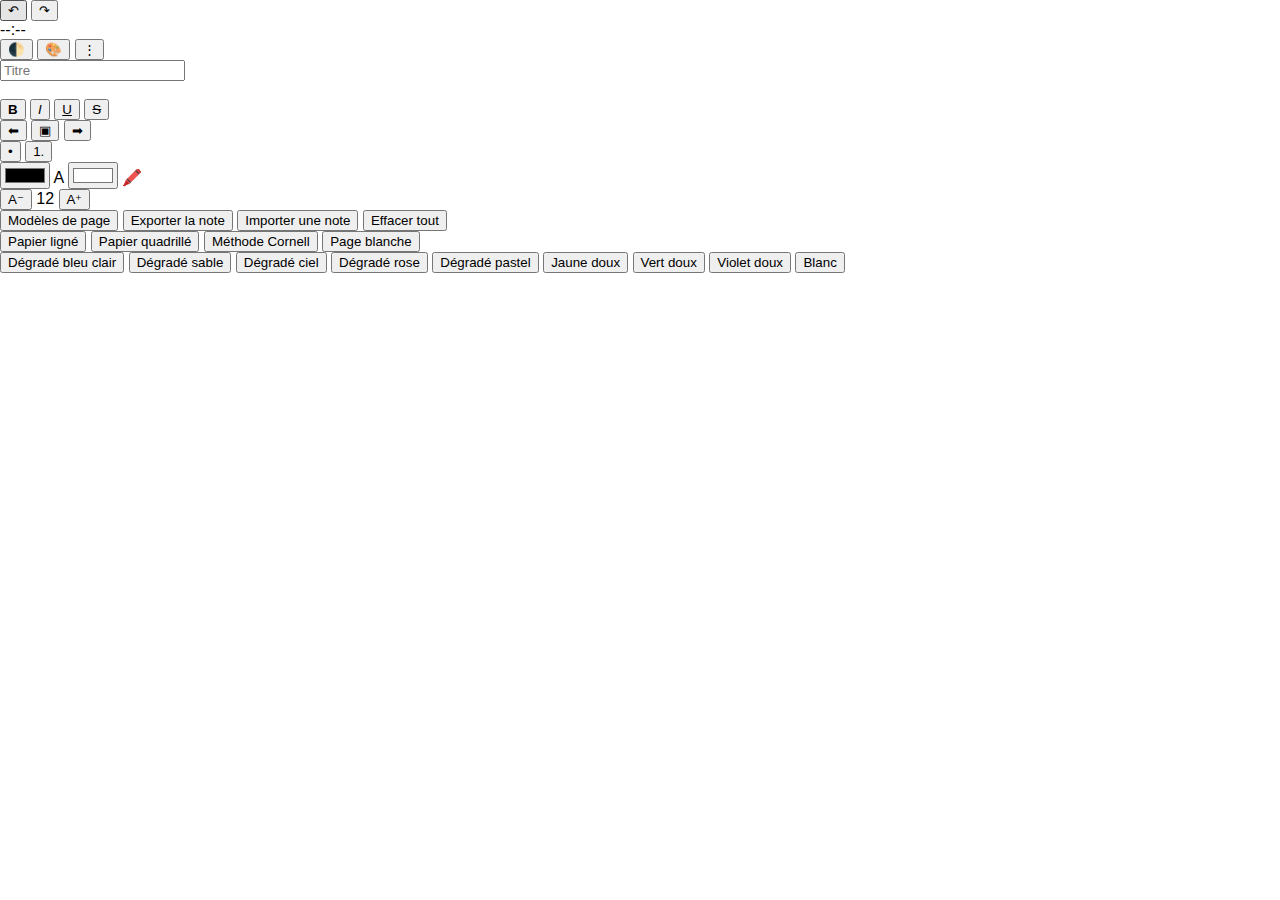
<file: index.html>
<!DOCTYPE html>
<html lang="fr">
<head>
  <meta charset="UTF-8" />
  <meta name="viewport" content="width=device-width, initial-scale=1.0"/>
  <title>Bloc-notes PC</title>
  <link rel="stylesheet" href="styles.css">
</head>
<body>
  <div class="container">
    <header class="top-bar">
      <div class="left-icons">
        <button class="icon" onclick="undo()">↶</button>
        <button class="icon" onclick="redo()">↷</button>
      </div>
      <div class="note-info">
        <span id="current-time">--:--</span>
      </div>
      <div class="right-icons">
        <button class="icon" id="darkModeToggle">🌓</button>
        <button class="icon" id="bgColorBtn">🎨</button>
        <button class="icon" id="menuBtn">⋮</button>
      </div>
    </header>

    <main class="note-body">
      <input type="text" class="title" placeholder="Titre" />
      <div id="editor" class="editor" contenteditable="true" data-placeholder="Notez ici..."></div>
    </main>

    <footer class="bottom-bar">
      <!-- Boutons de style -->
      <div class="format-group">
        <button id="boldBtn" onclick="formatText('bold')" title="Gras (Ctrl+B)"><b>B</b></button>
        <button id="italicBtn" onclick="formatText('italic')" title="Italique (Ctrl+I)"><i>I</i></button>
        <button id="underlineBtn" onclick="formatText('underline')" title="Souligné (Ctrl+U)"><u>U</u></button>
        <button id="strikeBtn" onclick="formatText('strikeThrough')" title="Barré"><s>S</s></button>
      </div>

      <!-- Alignement -->
      <div class="format-group">
        <button id="alignLeft" onclick="formatText('justifyLeft')" title="Aligner à gauche">⬅</button>
        <button id="alignCenter" onclick="formatText('justifyCenter')" title="Centrer">▣</button>
        <button id="alignRight" onclick="formatText('justifyRight')" title="Aligner à droite">➡</button>
      </div>

      <!-- Listes -->
      <div class="format-group">
        <button id="ulList" onclick="formatText('insertUnorderedList')" title="Liste à puces (Ctrl+M)">•</button>
        <button id="olList" onclick="formatText('insertOrderedList')" title="Liste numérotée (Ctrl+L)">1.</button>
      </div>

      <!-- Couleurs -->
      <div class="format-group color-group">
        <label for="textColor" title="Couleur du texte">
          <input type="color" id="textColor" value="#000000" />
          <span>A</span>
        </label>
        <label for="bgColor" title="Couleur de fond">
          <input type="color" id="bgColor" value="#ffffff" />
          <span>🖍️</span>
        </label>
      </div>

      <!-- Taille police -->
      <div class="format-group">
        <button onclick="changeFontSize(-1)" title="Réduire taille">A⁻</button>
        <span id="fontSizeDisplay">12</span>
        <button onclick="changeFontSize(1)" title="Augmenter taille">A⁺</button>
        <input type="hidden" id="fontSize" value="12" />
      </div>
    </footer>

    <!-- Menu principal -->
    <div id="contextMenu" class="context-menu">
      <button onclick="showTemplates()">Modèles de page</button>
      <button onclick="exportNote()">Exporter la note</button>
      <button onclick="importNotePrompt()">Importer une note</button>
      <button onclick="clearNote()">Effacer tout</button>
    </div>

    <!-- Menu des modèles -->
    <div id="templatesMenu" class="context-menu">
      <button onclick="applyTemplate('lined')">Papier ligné</button>
      <button onclick="applyTemplate('grid')">Papier quadrillé</button>
      <button onclick="applyTemplate('cornell')">Méthode Cornell</button>
      <button onclick="applyTemplate('blank')">Page blanche</button>
    </div>

    <!-- Menu des couleurs de fond -->
    <div id="bgColorsMenu" class="context-menu color-palette">
      <button onclick="changeBackground('linear-gradient(135deg, #f5f7fa 0%, #c3cfe2 100%)')">Dégradé bleu clair</button>
      <button onclick="changeBackground('linear-gradient(135deg, #fdfcfb 0%, #e2d1c3 100%)')">Dégradé sable</button>
      <button onclick="changeBackground('linear-gradient(135deg, #a1c4fd 0%, #c2e9fb 100%)')">Dégradé ciel</button>
      <button onclick="changeBackground('linear-gradient(135deg, #ff9a9e 0%, #fad0c4 100%)')">Dégradé rose</button>
      <button onclick="changeBackground('linear-gradient(135deg, #a8edea 0%, #fed6e3 100%)')">Dégradé pastel</button>
      <button onclick="changeBackground('#fff8e1')">Jaune doux</button>
      <button onclick="changeBackground('#e8f5e9')">Vert doux</button>
      <button onclick="changeBackground('#f3e5f5')">Violet doux</button>
      <button onclick="changeBackground('#ffffff')">Blanc</button>
    </div>
  </div>

  <script src="script.js"></script>
</body>
</html>
</file>
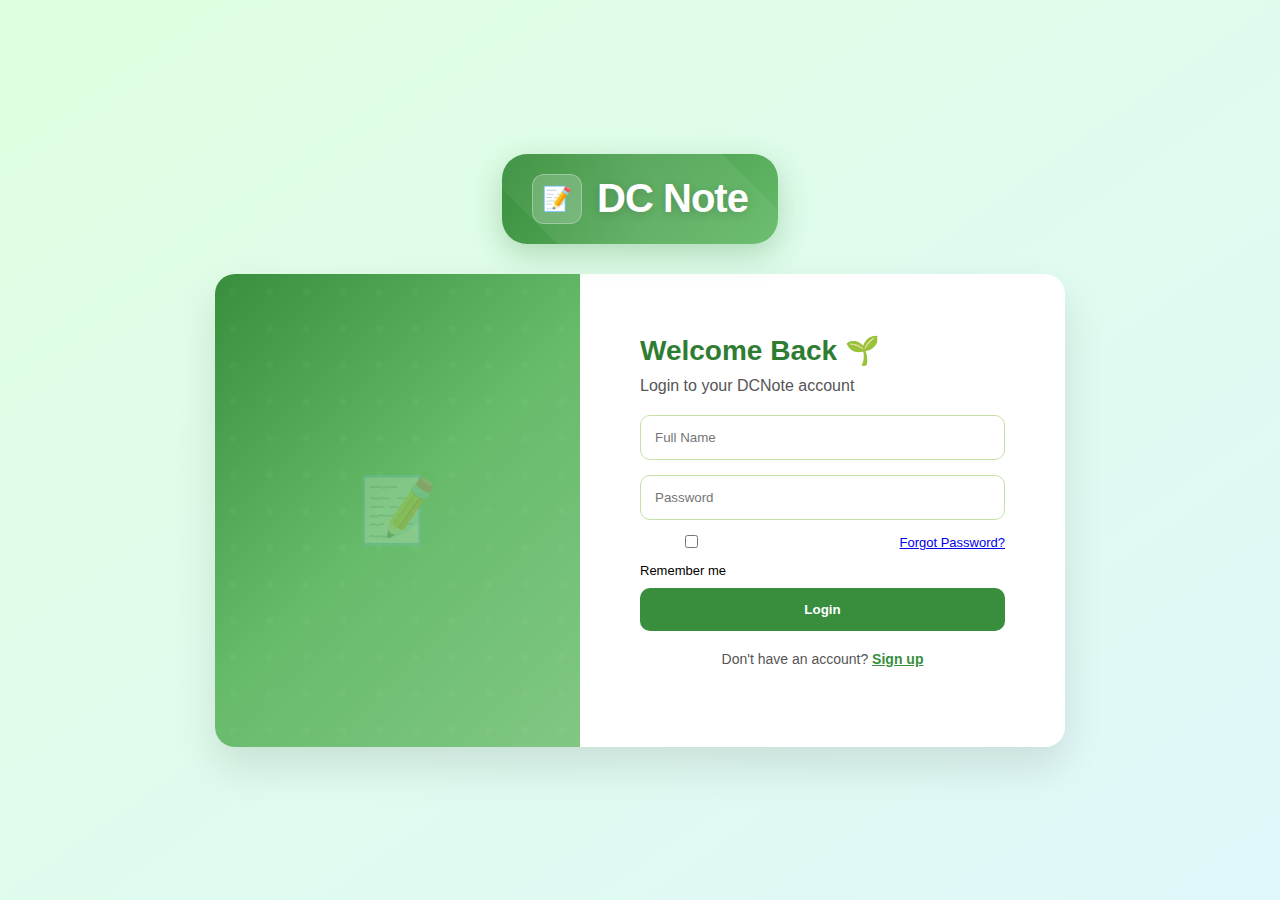
<file: EXAMEN FINAL WEB 1/login/index.html>
<!DOCTYPE html>
<html lang="en">
<head>
  <meta charset="UTF-8" />
  <meta name="viewport" content="width=device-width, initial-scale=1.0" />
  <title>DCNote - Login</title>
  <link rel="stylesheet" href="styles.css" />
</head>

<body>
  <!-- Logo Header -->
  <div class="logo-header">
    <div class="logo-container">
      <div class="logo-icon">📝</div>
      <div class="logo-text">DC Note</div>
    </div>
    <!-- <p class="brand-tagline">Votre bloc-notes intelligent</p> -->
  </div>

  
  <div class="wrapper">
    <div class="form-container" id="login-card">
      <div class="image-section"></div>
      <div class="form-section">
        <h2>Welcome Back 🌱</h2>
        <p>Login to your DCNote account</p>
        <input type="text" placeholder="Full Name" id="login-name" />
        <input type="password" placeholder="Password" id="login-pass" />
        <div class="options">
          <label><input type="checkbox" /> Remember me</label>
          <a href="#">Forgot Password?</a>
        </div>
        <button onclick="login()">Login</button>
        <p class="toggle">Don't have an account? <span onclick="showRegister()">Sign up</span></p>
      </div>
    </div>
    <div class="form-container hidden" id="register-card">
      <div class="image-section"></div>
      <div class="form-section">
        <h2>Register 🌿</h2>
        <p>Create your new DCNote account</p>
        <input type="text" placeholder="Full Name" id="reg-name" />
        <input type="email" placeholder="Email" id="reg-email" />
        <input type="password" placeholder="Password" id="reg-pass" />
        <input type="password" placeholder="Confirm Password" id="reg-confirm" />
        <p class="terms">By signing up, you agree to our Terms of Use and Privacy Policy.</p>
        <button onclick="register()">Sign Up</button>
        <p class="toggle">Already have an account? <span onclick="showLogin()">Login</span></p>
      </div>
    </div>
  </div>

  <script src="script.js"></script>
</body>
</html>
</file>
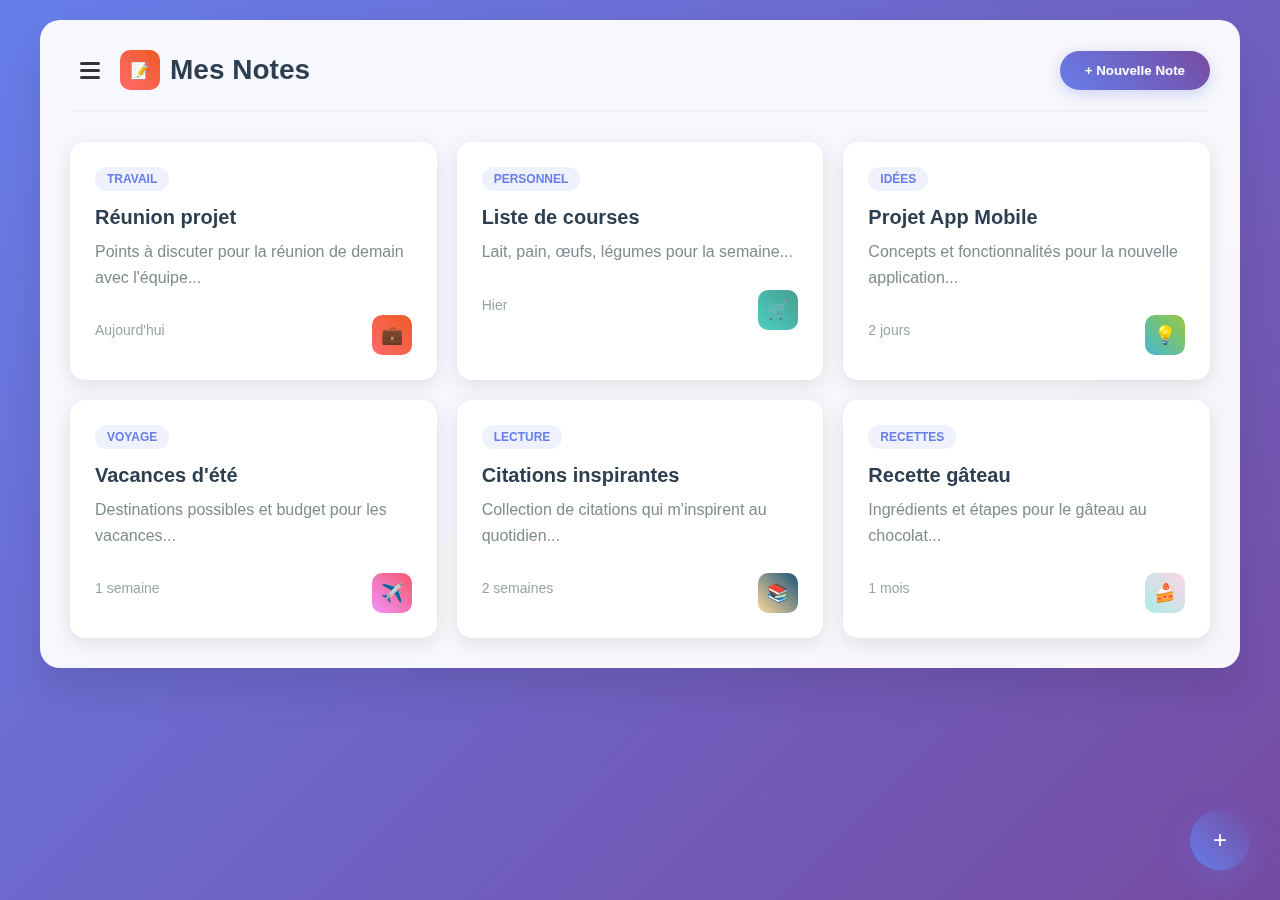
<file: EXAMEN FINAL WEB 1/menus/index.html>
<!DOCTYPE html>
<html lang="fr">
<head>
    <meta charset="UTF-8">
    <meta name="viewport" content="width=device-width, initial-scale=1.0">
    <title>Bloc-Notes</title>
    <link rel="stylesheet" href="styles.css">
</head>
<body>
    <div class="container">
        <div class="header">
            <div class="logo">
                <button class="menu-button" id="menuToggle">
                    <div class="menu-line"></div>
                    <div class="menu-line"></div>
                    <div class="menu-line"></div>
                </button>
                <div class="logo-icon">📝</div>
                <h1 class="title">Mes Notes</h1>
            </div>
            <button class="new-note-btn" onclick="createNote()">+ Nouvelle Note</button>
            
            <div class="dropdown-menu" id="dropdownMenu">
                <div class="sidebar-section">
                    <div class="sidebar-title">Navigation</div>
                    <div class="sidebar-item active" data-filter="all">
                        <span>📋</span>
                        <span>Toutes les notes</span>
                        <span class="count">12</span>
                    </div>
                    <div class="sidebar-item" data-filter="favorites">
                        <span>⭐</span>
                        <span>Favoris</span>
                        <span class="count">3</span>
                    </div>
                    <div class="sidebar-item" data-filter="recent">
                        <span>🕒</span>
                        <span>Récentes</span>
                        <span class="count">5</span>
                    </div>
                    <div class="sidebar-item" data-filter="trash">
                        <span>🗑️</span>
                        <span>Corbeille</span>
                        <span class="count">2</span>
                    </div>
                </div>

                <div class="sidebar-section">
                    <div class="sidebar-title">Catégories</div>
                    <div class="sidebar-item" data-filter="work">
                        <span>💼</span>
                        <span>Travail</span>
                        <span class="count">4</span>
                    </div>
                    <div class="sidebar-item" data-filter="personal">
                        <span>🏠</span>
                        <span>Personnel</span>
                        <span class="count">3</span>
                    </div>
                    <div class="sidebar-item" data-filter="ideas">
                        <span>💡</span>
                        <span>Idées</span>
                        <span class="count">2</span>
                    </div>
                    <div class="sidebar-item" data-filter="travel">
                        <span>✈️</span>
                        <span>Voyage</span>
                        <span class="count">1</span>
                    </div>
                </div>

                <div class="sidebar-section">
                    <div class="sidebar-title">Étiquettes</div>
                    <div class="tag-item" data-tag="urgent">
                        <div class="tag-color" style="background: #ff4757;"></div>
                        <span>Urgent</span>
                    </div>
                    <div class="tag-item" data-tag="important">
                        <div class="tag-color" style="background: #ffa502;"></div>
                        <span>Important</span>
                    </div>
                    <div class="tag-item" data-tag="projet">
                        <div class="tag-color" style="background: #3742fa;"></div>
                        <span>Projet</span>
                    </div>
                    <div class="tag-item" data-tag="personnel">
                        <div class="tag-color" style="background: #2ed573;"></div>
                        <span>Personnel</span>
                    </div>
                    <div class="tag-item" data-tag="inspiration">
                        <div class="tag-color" style="background: #a4b0be;"></div>
                        <span>Inspiration</span>
                    </div>
                </div>
            </div>
        </div>

        <div class="sidebar" style="display: none;">
            <!-- Ancien sidebar caché -->
        </div>

        <div class="notes-grid">
            <div class="note-card note-1" data-category="work" data-tags="urgent,projet" onclick="openNote(1)">
                <div class="note-category">Travail</div>
                <h3 class="note-title">Réunion projet</h3>
                <p class="note-content">Points à discuter pour la réunion de demain avec l'équipe...</p>
                <div class="note-meta">
                    <span class="note-date">Aujourd'hui</span>
                    <div class="note-icon" style="background: linear-gradient(45deg, #ff6b6b, #ee5a24);">💼</div>
                </div>
            </div>

            <div class="note-card note-2" data-category="personal" data-tags="personnel" onclick="openNote(2)">
                <div class="note-category">Personnel</div>
                <h3 class="note-title">Liste de courses</h3>
                <p class="note-content">Lait, pain, œufs, légumes pour la semaine...</p>
                <div class="note-meta">
                    <span class="note-date">Hier</span>
                    <div class="note-icon" style="background: linear-gradient(45deg, #4ecdc4, #44a08d);">🛒</div>
                </div>
            </div>

            <div class="note-card note-3" data-category="ideas" data-tags="important,projet" onclick="openNote(3)">
                <div class="note-category">Idées</div>
                <h3 class="note-title">Projet App Mobile</h3>
                <p class="note-content">Concepts et fonctionnalités pour la nouvelle application...</p>
                <div class="note-meta">
                    <span class="note-date">2 jours</span>
                    <div class="note-icon" style="background: linear-gradient(45deg, #45b7d1, #96c93d);">💡</div>
                </div>
            </div>

            <div class="note-card note-4" data-category="travel" data-tags="personnel" onclick="openNote(4)">
                <div class="note-category">Voyage</div>
                <h3 class="note-title">Vacances d'été</h3>
                <p class="note-content">Destinations possibles et budget pour les vacances...</p>
                <div class="note-meta">
                    <span class="note-date">1 semaine</span>
                    <div class="note-icon" style="background: linear-gradient(45deg, #f093fb, #f5576c);">✈️</div>
                </div>
            </div>

            <div class="note-card note-5" data-category="personal" data-tags="inspiration" onclick="openNote(5)">
                <div class="note-category">Lecture</div>
                <h3 class="note-title">Citations inspirantes</h3>
                <p class="note-content">Collection de citations qui m'inspirent au quotidien...</p>
                <div class="note-meta">
                    <span class="note-date">2 semaines</span>
                    <div class="note-icon" style="background: linear-gradient(45deg, #ffd89b, #19547b);">📚</div>
                </div>
            </div>

            <div class="note-card note-6" data-category="personal" data-tags="personnel" onclick="openNote(6)">
                <div class="note-category">Recettes</div>
                <h3 class="note-title">Recette gâteau</h3>
                <p class="note-content">Ingrédients et étapes pour le gâteau au chocolat...</p>
                <div class="note-meta">
                    <span class="note-date">1 mois</span>
                    <div class="note-icon" style="background: linear-gradient(45deg, #a8edea, #fed6e3);">🍰</div>
                </div>
            </div>
        </div>
    </div>

    <button class="floating-btn" onclick="createNote()">+</button>

    <script src="script.js"></script>
</body>
</html>
</file>
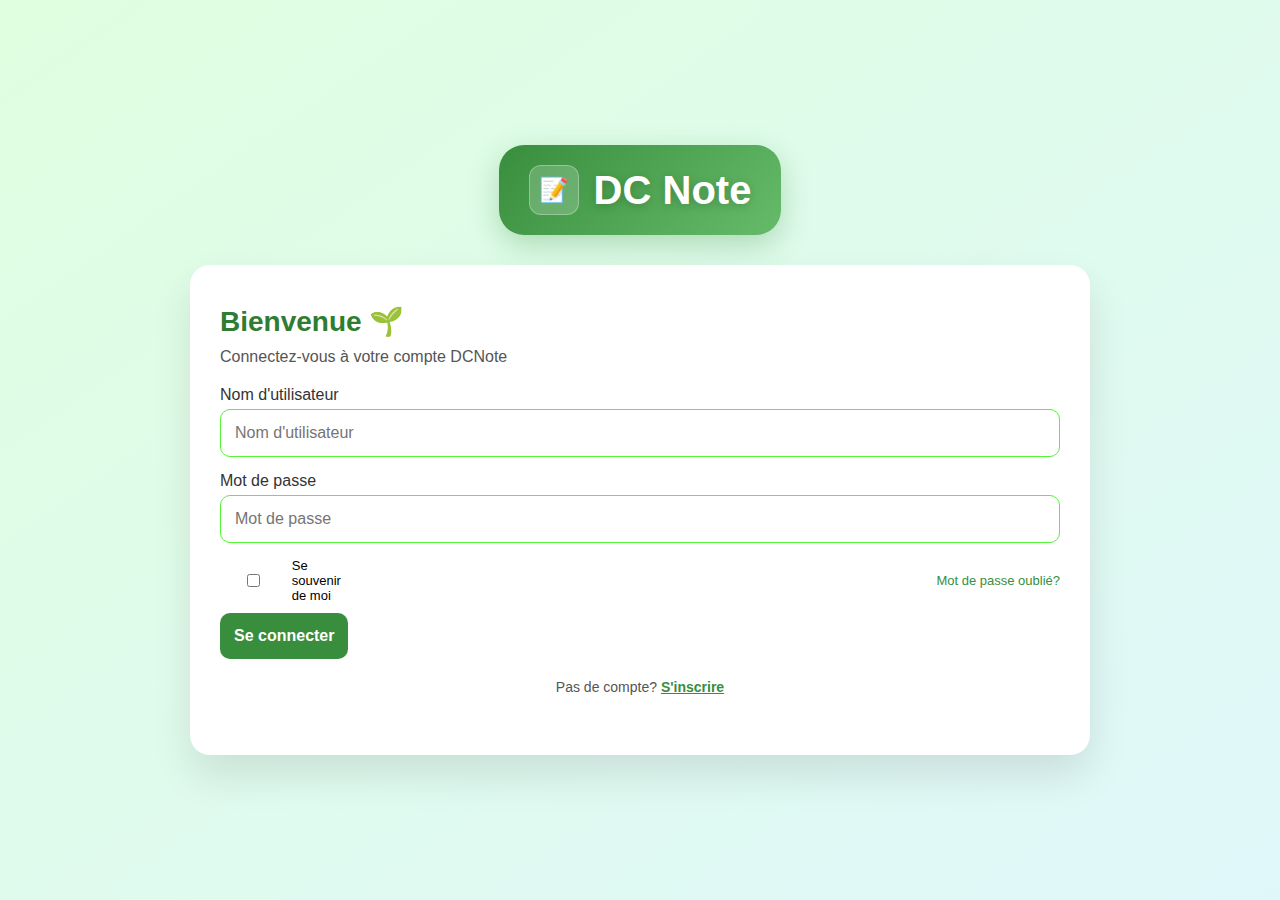
<file: EXAMEN FINAL WEB 1/v3(Login+interfaceETnote)/index.html>
<!DOCTYPE html>
<html lang="fr">
<head>
  <meta charset="UTF-8" />
  <meta name="viewport" content="width=device-width, initial-scale=1.0" />
  <link rel="stylesheet" href="styles.css">
  <link rel="icon" href="interface/logo.png">
  <title>DCNote - Connexion</title>
  
</head>


<body>
  <!-- En-tête avec logo -->
  <header class="logo-header">
    <div class="logo-container">
      <div class="logo-icon" aria-label="Icône DCNote">📝</div>
      <h1 class="logo-text">DC Note</h1>
    </div>
  </header>

  <main class="wrapper">
    <!-- Section de connexion -->
    <section class="form-container" id="login-card">
      <div class="form-section">
        <h2>Bienvenue 🌱</h2>
        <p>Connectez-vous à votre compte DCNote</p>
        
        <form id="login-form" novalidate>
          <div class="form-group">
            <label for="login-name">Nom d'utilisateur</label>
            <input type="text" id="login-name" name="username" placeholder="Nom d'utilisateur" required />
            <div class="error-message" id="login-name-error"></div>
          </div>
          
          <div class="form-group">
            <label for="login-pass">Mot de passe</label>
            <input type="password" id="login-pass" name="password" placeholder="Mot de passe" required />
            <div class="error-message" id="login-pass-error"></div>
          </div>
          
          <div class="options">
            <label for="remember-me">
              <input type="checkbox" id="remember-me" name="remember" />
              Se souvenir de moi
            </label>
            <a href="#" onclick="showForgotPassword()">Mot de passe oublié?</a>
          </div>
          
          <button type="submit" class="buttonLogin">Se connecter</button>
          <div class="success-message" id="login-success"></div>
        </form>
        
        <p class="toggle">Pas de compte? <span onclick="showRegister()">S'inscrire</span></p>
      </div>
    </section>

    <!-- Section d'inscription -->
    <section class="form-container hidden" id="register-card">
      <div class="form-section">
        <h2>S'inscrire 🌿</h2>
        <p>Créez votre nouveau compte DCNote</p>
        
        <form id="register-form" novalidate>
          <div class="form-group">
            <label for="reg-name">Nom d'utilisateur</label>
            <input type="text" id="reg-name" name="fullname" placeholder="Nom d'utilisateur" required />
            <div class="error-message" id="reg-name-error"></div>
          </div>
          
          <div class="form-group">
            <label for="reg-pass">Mot de passe</label>
            <input type="password" id="reg-pass" name="password" placeholder="Mot de passe" required minlength="6" />
            <div class="error-message" id="reg-pass-error"></div>
          </div>
          
          <div class="form-group">
            <label for="reg-confirm">Confirmer le mot de passe</label>
            <input type="password" id="reg-confirm" name="confirmPassword" placeholder="Confirmer le mot de passe" required />
            <div class="error-message" id="reg-confirm-error"></div>
          </div>
          
          
          <button type="submit">S'inscrire</button>
          <div class="success-message" id="register-success"></div>
        </form>
        
        <p class="toggle">Déjà un compte? <span onclick="showLogin()">Se connecter</span></p>
      </div>
    </section>
  </main>

  <script src="script.js"></script>
</body>
</html>
</file>
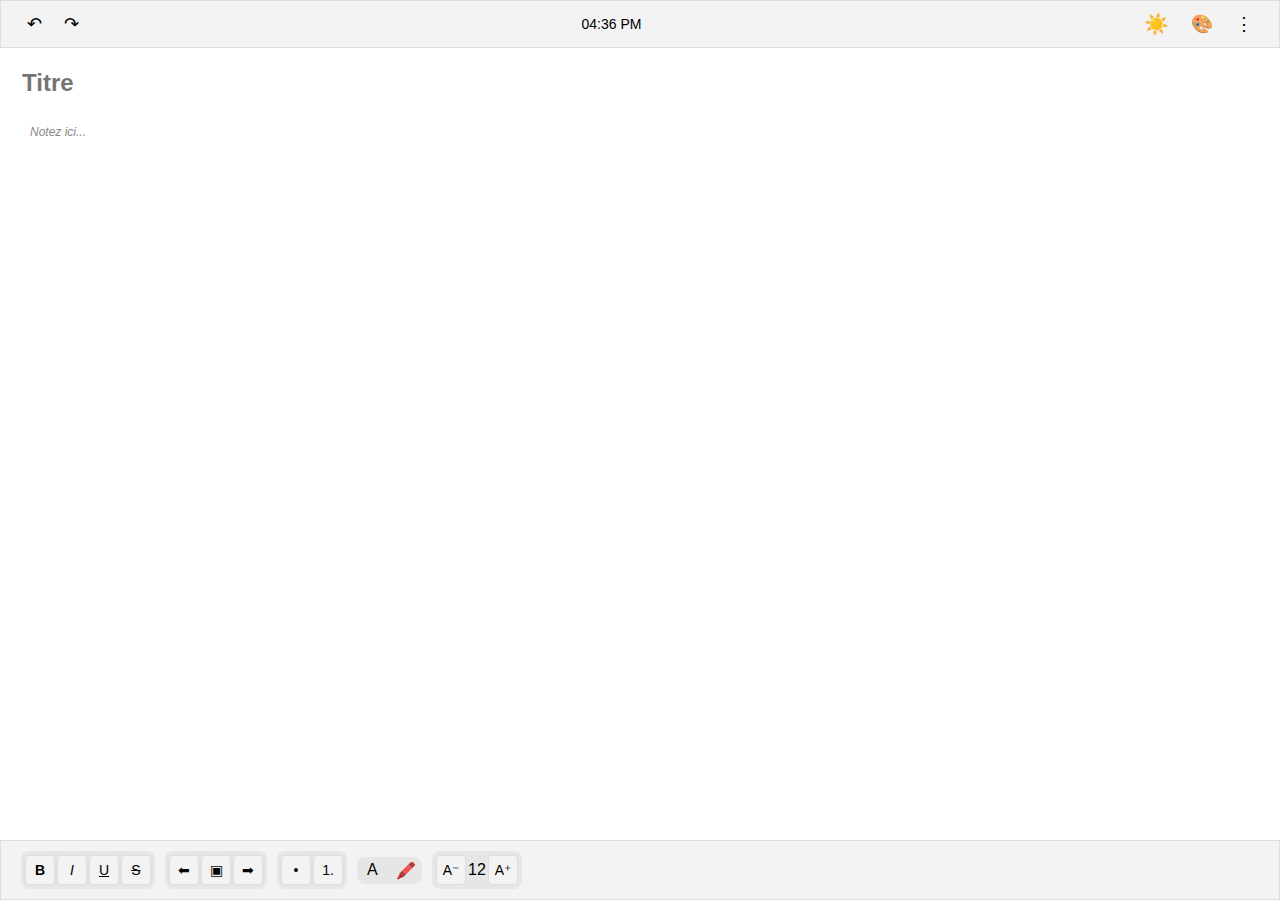
<file: EXAMEN FINAL WEB 1/BLOC NOTES/blocNote.html>
<!DOCTYPE html>
<html lang="fr">
<head>
  <meta charset="UTF-8" />
  <meta name="viewport" content="width=device-width, initial-scale=1.0"/>
  <title>Bloc-notes PC</title>
  <link rel="stylesheet" href="blocNoteCss.css">
</head>
<body>
  <div class="container">
    <header class="top-bar">
      <div class="left-icons">
        <button class="icon" onclick="undo()">↶</button>
        <button class="icon" onclick="redo()">↷</button>
      </div>
      <div class="note-info">
        <span id="current-time">--:--</span>
      </div>
      <div class="right-icons">
        <button class="icon" id="darkModeToggle">🌓</button>
        <button class="icon" id="bgColorBtn">🎨</button>
        <button class="icon" id="menuBtn">⋮</button>
      </div>
    </header>

    <main class="note-body">
      <input type="text" class="title" placeholder="Titre" />
      <div id="editor" class="editor" contenteditable="true" data-placeholder="Notez ici..."></div>
    </main>

    <footer class="bottom-bar">
      <!-- Boutons de style -->
      <div class="format-group">
        <button id="boldBtn" onclick="formatText('bold')" title="Gras (Ctrl+B)"><b>B</b></button>
        <button id="italicBtn" onclick="formatText('italic')" title="Italique (Ctrl+I)"><i>I</i></button>
        <button id="underlineBtn" onclick="formatText('underline')" title="Souligné (Ctrl+U)"><u>U</u></button>
        <button id="strikeBtn" onclick="formatText('strikeThrough')" title="Barré"><s>S</s></button>
      </div>

      <!-- Alignement -->
      <div class="format-group">
        <button id="alignLeft" onclick="formatText('justifyLeft')" title="Aligner à gauche">⬅</button>
        <button id="alignCenter" onclick="formatText('justifyCenter')" title="Centrer">▣</button>
        <button id="alignRight" onclick="formatText('justifyRight')" title="Aligner à droite">➡</button>
      </div>

      <!-- Listes -->
      <div class="format-group">
        <button id="ulList" onclick="formatText('insertUnorderedList')" title="Liste à puces (Ctrl+M)">•</button>
        <button id="olList" onclick="formatText('insertOrderedList')" title="Liste numérotée (Ctrl+L)">1.</button>
      </div>

      <!-- Couleurs -->
      <div class="format-group color-group">
        <label for="textColor" title="Couleur du texte">
          <input type="color" id="textColor" value="#000000" />
          <span>A</span>
        </label>
        <label for="bgColor" title="Couleur de fond">
          <input type="color" id="bgColor" value="#ffffff" />
          <span>🖍️</span>
        </label>
      </div>

      <!-- Taille police -->
      <div class="format-group">
        <button onclick="changeFontSize(-1)" title="Réduire taille">A⁻</button>
        <span id="fontSizeDisplay">12</span>
        <button onclick="changeFontSize(1)" title="Augmenter taille">A⁺</button>
        <input type="hidden" id="fontSize" value="12" />
      </div>
    </footer>

    <!-- Menu principal -->
    <div id="contextMenu" class="context-menu">
      <button onclick="showTemplates()">Modèles de page</button>
      <button onclick="exportNote()">Exporter la note</button>
      <button onclick="importNotePrompt()">Importer une note</button>
      <button onclick="clearNote()">Effacer tout</button>
    </div>

    <!-- Menu des modèles -->
    <div id="templatesMenu" class="context-menu">
      <button onclick="applyTemplate('lined')">Papier ligné</button>
      <button onclick="applyTemplate('grid')">Papier quadrillé</button>
      <button onclick="applyTemplate('cornell')">Méthode Cornell</button>
      <button onclick="applyTemplate('blank')">Page blanche</button>
    </div>

    <!-- Menu des couleurs de fond -->
    <div id="bgColorsMenu" class="context-menu color-palette">
      <button onclick="changeBackground('linear-gradient(135deg, #f5f7fa 0%, #c3cfe2 100%)')">Dégradé bleu clair</button>
      <button onclick="changeBackground('linear-gradient(135deg, #fdfcfb 0%, #e2d1c3 100%)')">Dégradé sable</button>
      <button onclick="changeBackground('linear-gradient(135deg, #a1c4fd 0%, #c2e9fb 100%)')">Dégradé ciel</button>
      <button onclick="changeBackground('linear-gradient(135deg, #ff9a9e 0%, #fad0c4 100%)')">Dégradé rose</button>
      <button onclick="changeBackground('linear-gradient(135deg, #a8edea 0%, #fed6e3 100%)')">Dégradé pastel</button>
      <button onclick="changeBackground('#fff8e1')">Jaune doux</button>
      <button onclick="changeBackground('#e8f5e9')">Vert doux</button>
      <button onclick="changeBackground('#f3e5f5')">Violet doux</button>
      <button onclick="changeBackground('#ffffff')">Blanc</button>
    </div>
  </div>

  <script src="blocNoteScript.js"></script>
</body>
</html>
</file>
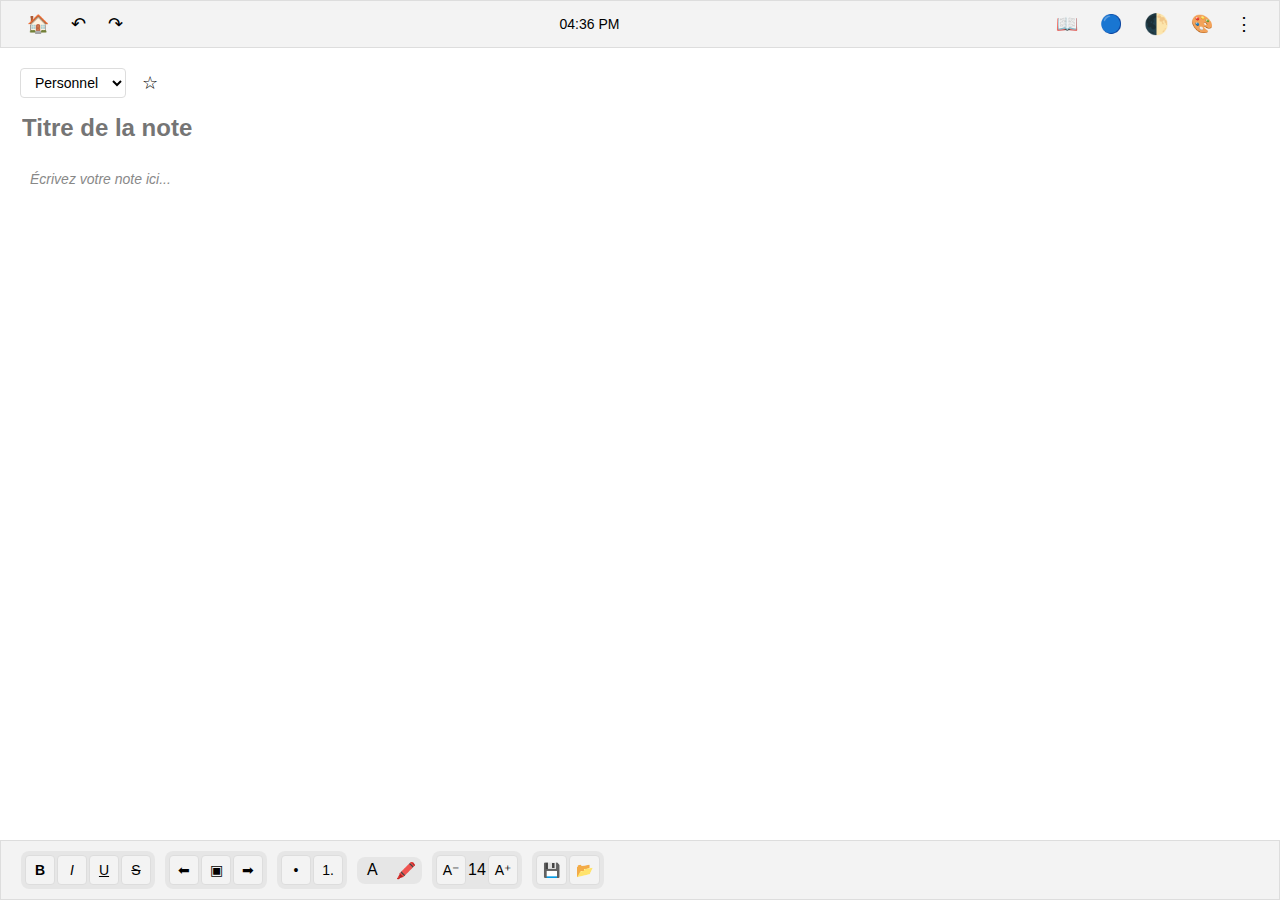
<file: EXAMEN FINAL WEB 1/v3(Login+interfaceETnote)/interface/blocNote.html>
<!DOCTYPE html>
<html lang="fr">
<head>
  <meta charset="UTF-8" />
  <meta name="viewport" content="width=device-width, initial-scale=1.0"/>
  <link rel="stylesheet" href="blocNoteCss.css">
  <link rel="icon" href="logo.png">
  <title>Bloc-notes PC</title>
  
 
</head>
    
<body>
  <div class="container">
    
    <header class="top-bar">
      <nav class="left-icons">
        <button class="icon" onclick="goBack()" title="Retour à l'accueil">🏠</button>
        <button class="icon" onclick="undo()" title="Annuler">↶</button>
        <button class="icon" onclick="redo()" title="Refaire">↷</button>
      </nav>
      <div class="note-info">
        <time id="current-time">--:--</time>
      </div>
      <nav class="right-icons">
        <button class="icon" id="readModeToggle" title="Mode lecture">📖</button>
        <button class="icon" id="blueFilterToggle" title="Filtre lumière bleue">🔵</button>
        <button class="icon" id="darkModeToggle" title="Mode sombre">🌓</button>
        <button class="icon" id="bgColorBtn" title="Couleur de fond">🎨</button>
        <button class="icon" id="menuBtn" title="Menu">⋮</button>
      </nav>
    </header>

    <main class="note-body">
      <div class="meta-section">
        <select id="categorySelect" class="meta-select">
          <option value="personal">Personnel</option>
          <option value="work">Travail</option>
          <option value="ideas">Idées</option>
          <option value="travel">Voyage</option>
        </select>
        <button class="icon" id="favoriteBtn" title="Ajouter aux favoris">☆</button>
      </div>
      
      <input type="text" class="title" placeholder="Titre de la note" aria-label="Titre de la note" />
      <div id="editor" class="editor" contenteditable="true" data-placeholder="Écrivez votre note ici..." role="textbox" aria-label="Contenu de la note"></div>
    </main>

    <footer class="bottom-bar">
      <!-- Boutons de style -->
      <section class="format-group">
        <button id="boldBtn" onclick="formatText('bold')" title="Gras (Ctrl+B)"><b>B</b></button>
        <button id="italicBtn" onclick="formatText('italic')" title="Italique (Ctrl+I)"><i>I</i></button>
        <button id="underlineBtn" onclick="formatText('underline')" title="Souligné (Ctrl+U)"><u>U</u></button>
        <button id="strikeBtn" onclick="formatText('strikeThrough')" title="Barré"><s>S</s></button>
      </section>

      <!-- Alignement -->
      <section class="format-group">
        <button id="alignLeft" onclick="formatText('justifyLeft')" title="Aligner à gauche">⬅</button>
        <button id="alignCenter" onclick="formatText('justifyCenter')" title="Centrer">▣</button>
        <button id="alignRight" onclick="formatText('justifyRight')" title="Aligner à droite">➡</button>
      </section>

      <!-- Listes -->
      <section class="format-group">
        <button id="ulList" onclick="formatText('insertUnorderedList')" title="Liste à puces">•</button>
        <button id="olList" onclick="formatText('insertOrderedList')" title="Liste numérotée">1.</button>
      </section>

      <!-- Couleurs -->
      <section class="format-group color-group">
        <label for="textColor" title="Couleur du texte">
          <input type="color" id="textColor" value="#000000" />
          <span>A</span>
        </label>
        <label for="bgColor" title="Couleur de fond">
          <input type="color" id="bgColor" value="#ffffff" />
          <span>🖍️</span>
        </label>
      </section>

      <!-- Taille police -->
      <section class="format-group">
        <button onclick="changeFontSize(-1)" title="Réduire taille">A⁻</button>
        <span id="fontSizeDisplay">14</span>
        <button onclick="changeFontSize(1)" title="Augmenter taille">A⁺</button>
        <input type="hidden" id="fontSize" value="14" />
      </section>

      <!-- Sauvegarde -->
      <section class="format-group">
        <button onclick="saveNote()" title="Sauvegarder la note">💾</button>
        <button onclick="loadFromFile()" title="Charger fichier">📂</button>
      </section>
    </footer>

    <!-- Menu principal -->
    <nav id="contextMenu" class="context-menu">
      <button onclick="showTemplates()">📄 Modèles de page</button>
      <button onclick="saveNote()">💾 Sauvegarder la note</button>
      <button onclick="saveAsTxt()">📥 Télécharger en TXT</button>
      <button onclick="loadFromFile()">📂 Charger fichier</button>
      <button onclick="clearNote()">🗑️ Effacer tout</button>
    </nav>

    <!-- Menu des modèles -->
    <nav id="templatesMenu" class="context-menu">
      <button onclick="applyTemplate('blank')">📄 Page blanche</button>
      <button onclick="applyTemplate('lined')">📝 Papier ligné</button>
      <button onclick="applyTemplate('grid')">⚏ Papier quadrillé</button>
      <button onclick="applyTemplate('cornell')">📚 Méthode Cornell</button>
      <button onclick="applyTemplate('todo')">✓ Liste de tâches</button>
    </nav>

    <!-- Menu des couleurs de fond -->
    <nav id="bgColorsMenu" class="context-menu color-palette">
      <button onclick="changeBackground('linear-gradient(135deg, #f5f7fa 0%, #c3cfe2 100%)')">🌊 Dégradé bleu</button>
      <button onclick="changeBackground('linear-gradient(135deg, #fdfcfb 0%, #e2d1c3 100%)')">🏜️ Dégradé sable</button>
      <button onclick="changeBackground('linear-gradient(135deg, #a1c4fd 0%, #c2e9fb 100%)')">☁️ Dégradé ciel</button>
      <button onclick="changeBackground('#fff8e1')">🌻 Jaune doux</button>
      <button onclick="changeBackground('#e8f5e9')">🌿 Vert doux</button>
      <button onclick="changeBackground('#f3e5f5')">💜 Violet doux</button>
      <button onclick="changeBackground('#ffffff')">⚪ Blanc</button>
    </nav>

    <!-- Input caché pour charger fichier -->
    <input type="file" id="fileInput" accept=".txt" style="display: none;" />
  </div>

  <!-- Statut de sauvegarde -->
  <div id="saveStatus" class="save-status">Sauvegardé !</div>

  <script src="blocNoteScript.js">
    
  </script>
</body>
</html>
</file>
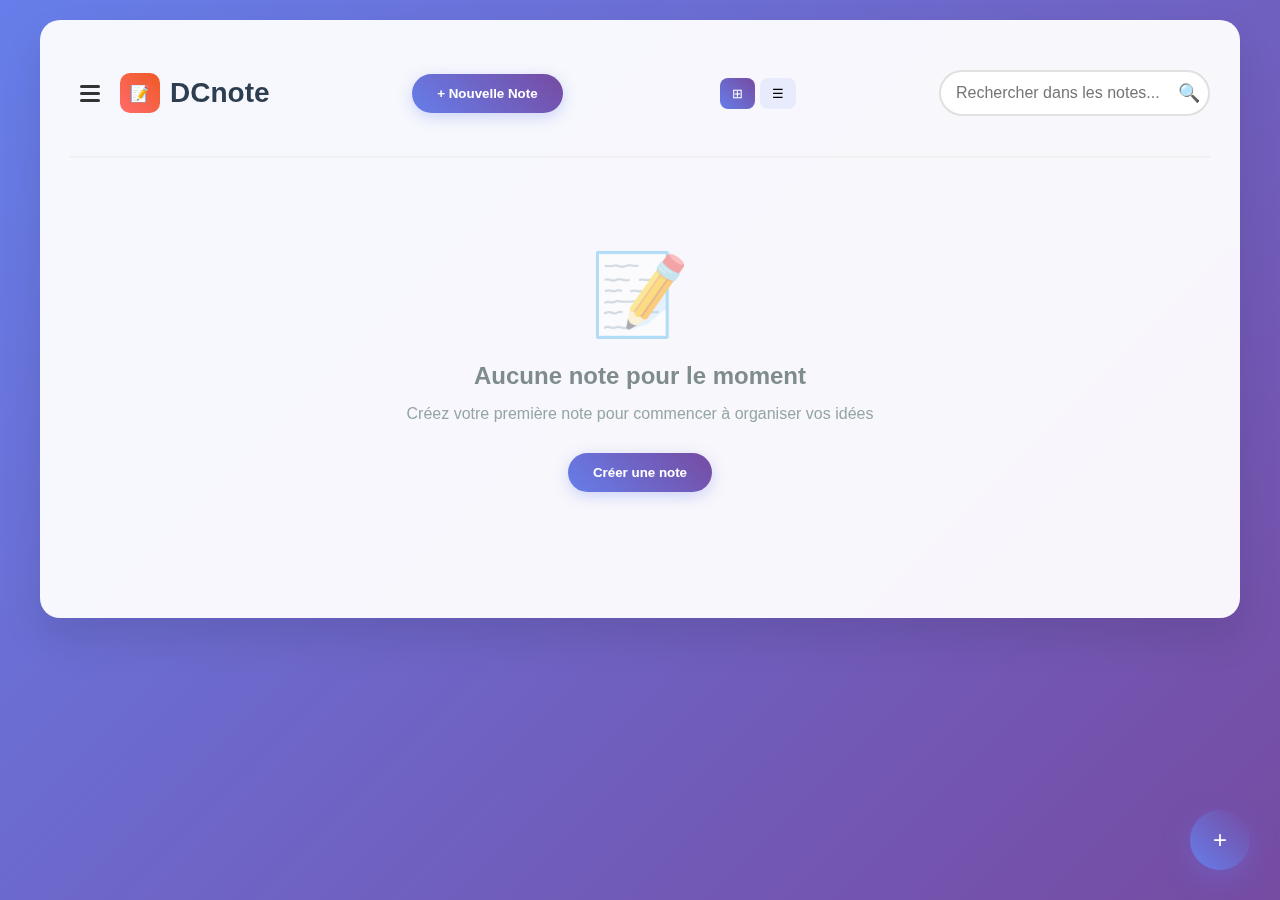
<file: EXAMEN FINAL WEB 1/v3(Login+interfaceETnote)/interface/interface.html>
<!DOCTYPE html>
<html lang="fr">
<head>
    <meta charset="UTF-8">
    <meta name="viewport" content="width=device-width, initial-scale=1.0">
    <link rel="stylesheet" href="interfaceCss.css">
    <link rel="icon" href="logo.png">
    <title>Bloc-Notes</title>
    
</head>
<body>
    <div class="container">
        <header>
            <div class="logo">
                <button class="menu-button" id="menuToggle">
                    <div class="menu-line"></div>
                    <div class="menu-line"></div>
                    <div class="menu-line"></div>
                </button>
                <div class="logo-icon">📝</div>
                <h1 class="title">DCnote</h1>
            </div>
            <button class="new-note-btn" onclick="createNote()">+ Nouvelle Note</button>

            <div class="view-controls">
                <button class="view-btn active" data-view="grid" title="Vue grille">⊞</button>
                <button class="view-btn" data-view="list" title="Vue liste">☰</button>
            </div>

            <div class="search-container">
                <input type="text" id="searchInput" placeholder="Rechercher dans les notes..." class="search-input">
                <button class="search-btn">🔍</button>
            </div>
            
            <nav class="dropdown-menu" id="dropdownMenu">
                <section class="sidebar-section">
                    <div class="sidebar-title">Navigation</div>
                    <div class="sidebar-item active" data-filter="all">
                        <span>📋</span>
                        <span>Toutes les notes</span>
                        <span class="count" id="allCount">0</span>
                    </div>
                    <div class="sidebar-item" data-filter="favorites">
                        <span>⭐</span>
                        <span>Favoris</span>
                        <span class="count" id="favCount">0</span>
                    </div>
                    <div class="sidebar-item" data-filter="recent">
                        <span>🕒</span>
                        <span>Récentes</span>
                        <span class="count" id="recentCount">0</span>
                    </div>
                    <div class="sidebar-item" data-filter="trash">
                        <span>🗑️</span>
                        <span>Corbeille</span>
                        <span class="count" id="trashCount">0</span>
                    </div>
                </section>

                <section class="sidebar-section">
                    <div class="sidebar-title">Catégories</div>
                    <div class="sidebar-item" data-filter="work">
                        <span>💼</span>
                        <span>Travail</span>
                        <span class="count" id="workCount">0</span>
                    </div>
                    <div class="sidebar-item" data-filter="personal">
                        <span>🏠</span>
                        <span>Personnel</span>
                        <span class="count" id="personalCount">0</span>
                    </div>
                    <div class="sidebar-item" data-filter="ideas">
                        <span>💡</span>
                        <span>Idées</span>
                        <span class="count" id="ideasCount">0</span>
                    </div>
                    <div class="sidebar-item" data-filter="travel">
                        <span>✈️</span>
                        <span>Voyage</span>
                        <span class="count" id="travelCount">0</span>
                    </div>
                </section>

                <section class="sidebar-section">
                    <div class="sidebar-title">Étiquettes</div>
                    <div class="tag-item" data-tag="urgent">
                        <div class="tag-color" style="background: #ff4757;"></div>
                        <span>Urgent</span>
                    </div>
                    <div class="tag-item" data-tag="important">
                        <div class="tag-color" style="background: #ffa502;"></div>
                        <span>Important</span>
                    </div>
                    <div class="tag-item" data-tag="projet">
                        <div class="tag-color" style="background: #3742fa;"></div>
                        <span>Projet</span>
                    </div>
                    <div class="tag-item" data-tag="personnel">
                        <div class="tag-color" style="background: #2ed573;"></div>
                        <span>Personnel</span>
                    </div>
                    <div class="tag-item" data-tag="inspiration">
                        <div class="tag-color" style="background: #a4b0be;"></div>
                        <span>Inspiration</span>
                    </div>
                </section>
            </nav>
        </header>

        <main>
            <div class="notes-grid" id="notesGrid">
                <!-- Les notes seront ajoutées ici dynamiquement -->
            </div>
            
            <div class="empty-state" id="emptyState">
                <div class="empty-state-icon">📝</div>
                <h2>Aucune note pour le moment</h2>
                <p>Créez votre première note pour commencer à organiser vos idées</p>
                <button class="new-note-btn" onclick="createNote()">Créer une note</button>
            </div>
        </main>
    </div>

    <button class="floating-btn" onclick="createNote()">+</button>

    <script src="interfaceScript.js"></script>
</body>
</html>
</file>
<file: styles.css>
body {
    font-family: Arial, sans-serif;
    margin: 0;
    transition: background-color 0.3s, color 0.3s;
}

.light-theme {
    background-color: #f5f5f5;
    color: #333;
}

.dark-theme {
    background-color: #333;
    color: #f5f5f5;
}

.sidebar {
    border-right: 1px solid #ddd;
}

.note {
    transition: background-color 0.3s, color 0.3s;
}

.dark-theme .note {
    background-color: #444;
    color: #f5f5f5;
    border: 1px solid #666;
}
</file>
<file: EXAMEN FINAL WEB 1/login/styles.css>
* {
  margin: 0;
  padding: 0;
  box-sizing: border-box;
  font-family: "Segoe UI", sans-serif;
}

body {
  background: linear-gradient(to bottom right, #dfffe0, #e0f7fa);
  min-height: 100vh;
  display: flex;
  flex-direction: column;
  align-items: center;
  justify-content: center;
  padding: 20px;
}

/* Logo Header Styles */
.logo-header {
  text-align: center;
  margin-bottom: 30px;
  position: relative;
  animation: slideDown 0.8s ease-out;
}

@keyframes slideDown {
  0% { transform: translateY(-50px); opacity: 0; }
  100% { transform: translateY(0); opacity: 1; }
}

.logo-container {
  display: inline-flex;
  align-items: center;
  gap: 15px;
  background: linear-gradient(135deg, #388e3c 0%, #66bb6a 100%);
  padding: 20px 30px;
  border-radius: 25px;
  box-shadow: 0 10px 30px rgba(56, 142, 60, 0.3);
  position: relative;
  overflow: hidden;
  transition: transform 0.3s ease;
}

.logo-container:hover {
  transform: translateY(-3px);
}

.logo-container::before {
  content: '';
  position: absolute;
  top: -50%;
  left: -50%;
  width: 200%;
  height: 200%;
  background: linear-gradient(45deg, transparent, rgba(255,255,255,0.1), transparent);
  transform: rotate(45deg);
  animation: shine 3s infinite;
}

@keyframes shine {
  0% { transform: translateX(-100%) translateY(-100%) rotate(45deg); }
  50% { transform: translateX(100%) translateY(100%) rotate(45deg); }
  100% { transform: translateX(-100%) translateY(-100%) rotate(45deg); }
}

.logo-icon {
  width: 50px;
  height: 50px;
  background: rgba(255, 255, 255, 0.2);
  border-radius: 12px;
  display: flex;
  align-items: center;
  justify-content: center;
  font-size: 24px;
  backdrop-filter: blur(10px);
  border: 1px solid rgba(255, 255, 255, 0.3);
}

.logo-text {
  color: white;
  font-size: 2.5rem;
  font-weight: 900;
  text-shadow: 0 2px 10px rgba(0,0,0,0.2);
  letter-spacing: -1px;
}

/* .brand-tagline {
  color: #2e7d32;
  font-size: 1.1rem;
  margin-top: 10px;
  opacity: 0.8;
  font-weight: 500;
} */

.wrapper {
  width: 100%;
  max-width: 900px;
  display: flex;
  flex-direction: column;
  align-items: center;
}

.form-container {
  display: flex;
  background: white;
  border-radius: 20px;
  box-shadow: 0 20px 40px rgba(0, 0, 0, 0.1);
  overflow: hidden;
  max-width: 850px;
  width: 100%;
  transition: 0.4s ease;
  animation: fadeInUp 0.8s ease-out 0.2s both;
}

@keyframes fadeInUp {
  0% { transform: translateY(30px); opacity: 0; }
  100% { transform: translateY(0); opacity: 1; }
}

.image-section {
  flex: 1;
  background: linear-gradient(135deg, #388e3c 0%, #66bb6a 50%, #81c784 100%);
  background-size: cover;
  background-position: center;
  min-height: 400px;
  display: none;
  position: relative;
  overflow: hidden;
}

.image-section::before {
  content: '';
  position: absolute;
  top: 0;
  left: 0;
  right: 0;
  bottom: 0;
  background: url('data:image/svg+xml,<svg xmlns="http://www.w3.org/2000/svg" viewBox="0 0 100 100"><defs><pattern id="dots" width="10" height="10" patternUnits="userSpaceOnUse"><circle cx="5" cy="5" r="1" fill="rgba(255,255,255,0.1)"/></pattern></defs><rect width="100" height="100" fill="url(%23dots)"/></svg>');
  opacity: 0.3;
}

.image-section::after {
  content: '📝';
  position: absolute;
  top: 50%;
  left: 50%;
  transform: translate(-50%, -50%);
  font-size: 4rem;
  opacity: 0.2;
}

.form-section {
  flex: 1;
  padding: 40px 30px;
  display: flex;
  flex-direction: column;
  justify-content: center;
}

h2 {
  margin-bottom: 10px;
  color: #2e7d32;
  font-size: 28px;
}

p {
  margin-bottom: 20px;
  color: #555;
}

input {
  padding: 14px;
  margin-bottom: 15px;
  border-radius: 10px;
  border: 1px solid #c5e1a5;
  width: 100%;
  outline: none;
  transition: 0.3s;
}

input:focus {
  border-color: #66bb6a;
  box-shadow: 0 0 0 2px #e8f5e9;
}

button {
  padding: 14px;
  border: none;
  border-radius: 10px;
  background-color: #388e3c;
  color: white;
  font-weight: bold;
  cursor: pointer;
  transition: 0.3s ease;
  margin-bottom: 10px;
}

button:hover {
  background-color: #2e7d32;
  transform: translateY(-2px);
  box-shadow: 0 5px 15px rgba(46, 125, 50, 0.3);
}

.options {
  display: flex;
  justify-content: space-between;
  font-size: 13px;
  margin-bottom: 10px;
}

.toggle {
  text-align: center;
  font-size: 14px;
  margin-top: 10px;
}

.toggle span {
  color: #388e3c;
  cursor: pointer;
  font-weight: bold;
  text-decoration: underline;
}

.terms {
  font-size: 12px;
  color: #777;
  margin-bottom: 10px;
}

.hidden {
  display: none;
}

/* RESPONSIVE */
@media screen and (min-width: 768px) {
  .form-container {
    flex-direction: row;
  }

  .image-section {
    display: block;
  }

  .form-section {
    padding: 60px;
  }
}

@media screen and (max-width: 768px) {
  .form-container {
    flex-direction: column;
  }
  
  .logo-text {
    font-size: 2rem;
  }
  
  .logo-container {
    padding: 15px 25px;
  }
}


.image-section img {
  width: auto;
  height: auto;
}
</file>
<file: EXAMEN FINAL WEB 1/menus/styles.css>
* {
    margin: 0;
    padding: 0;
    box-sizing: border-box;
}

body {
    font-family: 'Segoe UI', Tahoma, Geneva, Verdana, sans-serif;
    background: linear-gradient(135deg, #667eea 0%, #764ba2 100%);
    min-height: 100vh;
    padding: 20px;
}

.container {
    max-width: 1200px;
    margin: 0 auto;
    background: rgba(255, 255, 255, 0.95);
    backdrop-filter: blur(10px);
    border-radius: 20px;
    padding: 30px;
    box-shadow: 0 20px 40px rgba(0, 0, 0, 0.1);
    animation: slideIn 0.8s ease-out;
}

@keyframes slideIn {
    from {
        opacity: 0;
        transform: translateY(50px);
    }
    to {
        opacity: 1;
        transform: translateY(0);
    }
}

.header {
    display: flex;
    justify-content: space-between;
    align-items: center;
    margin-bottom: 30px;
    padding-bottom: 20px;
    border-bottom: 2px solid #f0f0f0;
    position: relative;
}

.menu-button {
    background: none;
    border: none;
    font-size: 24px;
    cursor: pointer;
    padding: 8px;
    border-radius: 8px;
    transition: all 0.3s ease;
    display: flex;
    flex-direction: column;
    gap: 4px;
    width: 40px;
    height: 40px;
    align-items: center;
    justify-content: center;
}

.menu-button:hover {
    background: #f0f0f0;
    transform: scale(1.1);
}

.menu-line {
    width: 20px;
    height: 3px;
    background: #333;
    border-radius: 2px;
    transition: all 0.3s ease;
}

.menu-button.active .menu-line:nth-child(1) {
    transform: rotate(45deg) translate(5px, 5px);
}

.menu-button.active .menu-line:nth-child(2) {
    opacity: 0;
}

.menu-button.active .menu-line:nth-child(3) {
    transform: rotate(-45deg) translate(7px, -6px);
}

.dropdown-menu {
    position: absolute;
    top: 100%;
    left: 0;
    background: white;
    border-radius: 15px;
    box-shadow: 0 10px 30px rgba(0, 0, 0, 0.15);
    padding: 20px;
    min-width: 300px;
    z-index: 1000;
    opacity: 0;
    transform: translateY(-10px);
    pointer-events: none;
    transition: all 0.3s ease;
}

.dropdown-menu.show {
    opacity: 1;
    transform: translateY(0);
    pointer-events: all;
}

.logo {
    display: flex;
    align-items: center;
    gap: 10px;
}

.logo-icon {
    width: 40px;
    height: 40px;
    background: linear-gradient(45deg, #ff6b6b, #ee5a24);
    border-radius: 10px;
    display: flex;
    align-items: center;
    justify-content: center;
    color: white;
    font-weight: bold;
    animation: rotate 2s ease-in-out infinite;
}

@keyframes rotate {
    0%, 100% { transform: rotate(0deg); }
    50% { transform: rotate(5deg); }
}

.title {
    font-size: 28px;
    font-weight: 700;
    color: #2c3e50;
}

.new-note-btn {
    background: linear-gradient(45deg, #667eea, #764ba2);
    color: white;
    border: none;
    padding: 12px 25px;
    border-radius: 25px;
    font-weight: 600;
    cursor: pointer;
    transition: all 0.3s ease;
    box-shadow: 0 4px 15px rgba(102, 126, 234, 0.3);
}

.new-note-btn:hover {
    transform: translateY(-2px);
    box-shadow: 0 8px 25px rgba(102, 126, 234, 0.4);
}

.sidebar {
    display: none;
}

.sidebar-section {
    margin-bottom: 25px;
}

.sidebar-title {
    font-size: 12px;
    font-weight: 700;
    text-transform: uppercase;
    color: #95a5a6;
    margin-bottom: 10px;
    padding-left: 10px;
}

.sidebar-item {
    display: flex;
    align-items: center;
    gap: 10px;
    padding: 12px 10px;
    margin: 3px 0;
    border-radius: 10px;
    cursor: pointer;
    transition: all 0.3s ease;
    font-weight: 500;
    position: relative;
}

.sidebar-item:hover {
    background: #f8f9fa;
    transform: translateX(5px);
}

.sidebar-item.active {
    background: linear-gradient(45deg, #667eea, #764ba2);
    color: white;
}

.sidebar-item .count {
    margin-left: auto;
    background: rgba(0, 0, 0, 0.1);
    padding: 2px 8px;
    border-radius: 12px;
    font-size: 12px;
    font-weight: 600;
}

.sidebar-item.active .count {
    background: rgba(255, 255, 255, 0.3);
}

.tag-item {
    display: flex;
    align-items: center;
    gap: 8px;
    padding: 8px 10px;
    margin: 2px 0;
    border-radius: 8px;
    cursor: pointer;
    transition: all 0.3s ease;
    font-size: 14px;
}

.tag-item:hover {
    background: #f8f9fa;
    transform: translateX(3px);
}

.tag-color {
    width: 12px;
    height: 12px;
    border-radius: 50%;
    flex-shrink: 0;
}

.notes-grid {
    display: grid;
    grid-template-columns: repeat(auto-fit, minmax(300px, 1fr));
    gap: 20px;
    margin-left: 0;
}

.note-card {
    background: white;
    border-radius: 15px;
    padding: 25px;
    box-shadow: 0 5px 20px rgba(0, 0, 0, 0.1);
    transition: all 0.3s ease;
    cursor: pointer;
    position: relative;
    overflow: hidden;
}

.note-card:hover {
    transform: translateY(-5px);
    box-shadow: 0 15px 40px rgba(0, 0, 0, 0.15);
}

.note-card::before {
    content: '';
    position: absolute;
    top: 0;
    left: 0;
    right: 0;
    height: 4px;
    background: var(--accent-color);
    transform: scaleX(0);
    transition: transform 0.3s ease;
}

.note-card:hover::before {
    transform: scaleX(1);
}

.note-1 { --accent-color: linear-gradient(45deg, #ff6b6b, #ee5a24); }
.note-2 { --accent-color: linear-gradient(45deg, #4ecdc4, #44a08d); }
.note-3 { --accent-color: linear-gradient(45deg, #45b7d1, #96c93d); }
.note-4 { --accent-color: linear-gradient(45deg, #f093fb, #f5576c); }
.note-5 { --accent-color: linear-gradient(45deg, #ffd89b, #19547b); }
.note-6 { --accent-color: linear-gradient(45deg, #a8edea, #fed6e3); }

.note-category {
    display: inline-block;
    padding: 5px 12px;
    border-radius: 20px;
    font-size: 12px;
    font-weight: 600;
    text-transform: uppercase;
    margin-bottom: 15px;
    background: rgba(102, 126, 234, 0.1);
    color: #667eea;
}

.note-title {
    font-size: 20px;
    font-weight: 700;
    color: #2c3e50;
    margin-bottom: 10px;
}

.note-content {
    color: #7f8c8d;
    line-height: 1.6;
    margin-bottom: 15px;
}

.note-meta {
    display: flex;
    justify-content: space-between;
    align-items: center;
    font-size: 14px;
    color: #95a5a6;
}

.note-date {
    font-weight: 500;
}

.note-icon {
    width: 40px;
    height: 40px;
    border-radius: 10px;
    display: flex;
    align-items: center;
    justify-content: center;
    font-size: 18px;
    margin-top: 10px;
}

@media (max-width: 768px) {
    .dropdown-menu {
        min-width: 280px;
        left: 0;
        right: 0;
        margin: 0 10px;
    }
    .notes-grid {
        grid-template-columns: 1fr;
    }
}

.floating-btn {
    position: fixed;
    bottom: 30px;
    right: 30px;
    width: 60px;
    height: 60px;
    background: linear-gradient(45deg, #667eea, #764ba2);
    border: none;
    border-radius: 50%;
    color: white;
    font-size: 24px;
    cursor: pointer;
    box-shadow: 0 10px 30px rgba(102, 126, 234, 0.3);
    transition: all 0.3s ease;
    animation: pulse 2s infinite;
}

@keyframes pulse {
    0% { transform: scale(1); }
    50% { transform: scale(1.1); }
    100% { transform: scale(1); }
}

.floating-btn:hover {
    transform: scale(1.1);
    box-shadow: 0 15px 40px rgba(102, 126, 234, 0.4);
}
</file>
<file: EXAMEN FINAL WEB 1/v3(Login+interfaceETnote)/styles.css>
* {
    margin: 0;
    padding: 0;
    box-sizing: border-box;
    font-family: "Segoe UI", sans-serif;
}

body {
    background: linear-gradient(to bottom right, #dfffe0, #e0f7fa);
    min-height: 100vh;
    display: flex;
    flex-direction: column;
    align-items: center;
    justify-content: center;
    padding: 20px;
}

.logo-header {
    text-align: center;
    margin-bottom: 30px;
}

.logo-container {
    display: inline-flex;
    align-items: center;
    gap: 15px;
    background: linear-gradient(135deg, #388e3c 0%, #66bb6a 100%);
    padding: 20px 30px;
    border-radius: 25px;
    box-shadow: 0 10px 30px rgba(56, 142, 60, 0.3);
    transition: transform 0.3s ease, box-shadow 0.3s ease;
    cursor: pointer;
}

.logo-container:hover {
    transform: translateY(-5px);
    box-shadow: 0 15px 40px rgba(56, 142, 60, 0.4);
}

.logo-icon {
    width: 50px;
    height: 50px;
    background: rgba(255, 255, 255, 0.2);
    border-radius: 12px;
    display: flex;
    align-items: center;
    justify-content: center;
    font-size: 24px;
    backdrop-filter: blur(10px);
    border: 1px solid rgba(255, 255, 255, 0.3);
}

.logo-text {
    color: white;
    font-size: 2.5rem;
    font-weight: 900;
    text-shadow: 0 2px 10px rgba(0,0,0,0.2);
}

.wrapper {
    width: 100%;
    max-width: 900px;
}

.form-container {
    display: flex;
    background: white;
    border-radius: 20px;
    box-shadow: 0 20px 40px rgba(0, 0, 0, 0.1);
    overflow: hidden;
    transition: 0.4s ease;
    flex-direction: column;
}

.form-section {
    padding: 40px 30px;
    display: flex;
    flex-direction: column;
}

h2 {
    margin-bottom: 10px;
    color: #2e7d32;
    font-size: 28px;
}

p {
    margin-bottom: 20px;
    color: #555;
}

.form-group {
    margin-bottom: 15px;
}

.form-group label {
    display: block;
    margin-bottom: 5px;
    color: #333;
    font-weight: 500;
}

input {
    padding: 14px;
    border-radius: 10px;
    border: 1px solid #c5e1a5;
    width: 100%;
    outline: none;
    font-size: 16px;
}

input:focus {
    border-color: #66bb6a;
    box-shadow: 0 0 0 2px #e8f5e9;
}

button {
    padding: 14px;
    border: none;
    border-radius: 10px;
    background-color: #388e3c;
    color: white;
    font-weight: bold;
    cursor: pointer;
    margin-bottom: 10px;
    font-size: 16px;
    transition: background-color 0.3s ease;
}

button:hover {
    background-color: #2e7d32;
}

.buttonLogin:hover {
    transform: translateY(-5px);
    box-shadow: 0 15px 40px rgba(56, 142, 60, 0.4);
    transition: 0.5s;
}

.options {
    display: flex;
    justify-content: space-between;
    font-size: 13px;
    margin-bottom: 10px;
    align-items: center;
}

.options label {
    display: flex;
    align-items: center;
    gap: 5px;
    cursor: pointer;
}

.options a {
    color: #388e3c;
    text-decoration: none;
}

.options a:hover {
    text-decoration: underline;
}

.toggle {
    text-align: center;
    font-size: 14px;
    margin-top: 10px;
}

.toggle span {
    color: #388e3c;
    cursor: pointer;
    font-weight: bold;
    text-decoration: underline;
}

.terms {
    font-size: 12px;
    color: #777;
    margin-bottom: 10px;
    line-height: 1.4;
}

.hidden {
    display: none;
}

    /* Améliorations pour l'accessibilité */
input:invalid {
    border-color: #56f436;
}


.success-message {
    color: #4caf50;
    font-size: 14px;
    margin-top: 5px;
    display: none;      
}

.error-message {
    color: red;
}
</file>
<file: EXAMEN FINAL WEB 1/BLOC NOTES/blocNoteCss.css>
* {
  box-sizing: border-box;
  transition: background-color 0.3s, color 0.3s, border-color 0.3s;
}

html, body {
  margin: 0;
  padding: 0;
  height: 100%;
  font-family: 'Segoe UI', sans-serif;
}

.container {
  display: flex;
  flex-direction: column;
  height: 100vh;
  position: relative;
}

.top-bar, .bottom-bar {
  display: flex;
  align-items: center;
  padding: 10px 20px;
  gap: 10px;
  background-color: var(--toolbar-bg);
  border: 1px solid var(--border-color);
}

.note-info {
  flex-grow: 1;
  text-align: center;
  font-size: 14px;
  color: var(--text-color);
}

.left-icons, .right-icons {
  display: flex;
  gap: 10px;
}

.icon {
  background: none;
  border: none;
  font-size: 18px;
  cursor: pointer;
  transition: transform 0.2s;
  color: var(--text-color);
}

.icon:hover {
  transform: scale(1.1);
}

#darkModeToggle {
  font-size: 20px;
}

.note-body {
  flex-grow: 1;
  display: flex;
  flex-direction: column;
  padding: 20px;
  overflow-y: auto;
  background-color: var(--bg-color);
}

.title {
  font-size: 24px;
  font-weight: bold;
  border: none;
  outline: none;
  margin-bottom: 15px;
  background: transparent;
  color: var(--text-color);
}

.editor {
  flex-grow: 1;
  min-height: 200px;
  font-size: 12px;
  border: none;
  outline: none;
  padding: 10px;
  line-height: 1.6;
  background: transparent;
  color: var(--text-color);
}

.editor:empty::before {
  content: attr(data-placeholder);
  color: var(--placeholder-color);
  font-style: italic;
  pointer-events: none;
}

/* Styles pour les groupes de boutons */
.format-group {
  display: flex;
  align-items: center;
  gap: 2px;
  padding: 4px;
  border-radius: 8px;
  background: rgba(0,0,0,0.05);
}

.dark-mode .format-group {
  background: rgba(255,255,255,0.1);
}

.color-group {
  padding: 0;
}

.color-group label {
  display: flex;
  align-items: center;
  cursor: pointer;
  padding: 4px 6px;
}

.color-group input[type="color"] {
  width: 0;
  height: 0;
  opacity: 0;
  position: absolute;
}

.color-group span {
  font-size: 16px;
  margin-left: 4px;
}

.bottom-bar button {
  min-width: 30px;
  height: 30px;
  display: flex;
  align-items: center;
  justify-content: center;
  font-size: 14px;
  background-color: var(--toolbar-bg);
  color: var(--text-color);
  border: 1px solid var(--border-color);
  border-radius: 4px;
  cursor: pointer;
}

.bottom-bar button:hover {
  background-color: var(--button-hover);
}

button.active {
  background-color: var(--active-color) !important;
  color: white !important;
}

/* Variables de thème */
body {
  --bg-color: #ffffff;
  --text-color: #000000;
  --toolbar-bg: #f3f3f3;
  --button-hover: #e0e0e0;
  --active-color: #0078d7;
  --border-color: #ddd;
  --placeholder-color: #888;
}

body.dark-mode {
  --bg-color: #1e1e1e;
  --text-color: #e0e0e0;
  --toolbar-bg: #2d2d2d;
  --button-hover: #3d3d3d;
  --active-color: #4fc3f7;
  --border-color: #444;
  --placeholder-color: #aaa;
}

/* Menus contextuels */
.context-menu {
  position: absolute;
  background: var(--toolbar-bg);
  border: 1px solid var(--border-color);
  border-radius: 8px;
  padding: 10px;
  box-shadow: 0 2px 10px rgba(0,0,0,0.1);
  display: none;
  flex-direction: column;
  gap: 5px;
  z-index: 100;
}

.context-menu button {
  padding: 8px 12px;
  border: none;
  background: none;
  text-align: left;
  cursor: pointer;
  border-radius: 4px;
  color: var(--text-color);
}

.context-menu button:hover {
  background-color: var(--button-hover);
}

/* Menu des couleurs */
.color-palette {
  width: 220px;
}

.color-palette button {
  position: relative;
  padding-left: 30px;
  text-align: left;
}

.color-palette button::before {
  content: '';
  position: absolute;
  left: 5px;
  top: 50%;
  transform: translateY(-50%);
  width: 20px;
  height: 20px;
  border-radius: 3px;
  border: 1px solid var(--border-color);
}

/* Styles pour les templates */
.template-lined {
  background-image: linear-gradient(to bottom, var(--border-color) 1px, transparent 1px);
  background-size: 100% 24px;
  background-attachment: local;
}

.template-grid {
  background-image: 
    linear-gradient(to right, var(--border-color) 1px, transparent 1px),
    linear-gradient(to bottom, var(--border-color) 1px, transparent 1px);
  background-size: 24px 24px;
}

.template-cornell {
  background-image: 
    linear-gradient(to bottom, var(--border-color) 1px, transparent 1px),
    linear-gradient(to right, var(--border-color) 1px, transparent 1px),
    linear-gradient(to right, transparent 70%, var(--border-color) 70%, var(--border-color) 71%, transparent 71%);
  background-size: 100% 24px, 100% 100%, 100% 100%;
  background-position: 0 0, 0 0, 0 0;
  background-attachment: local;
}
</file>
<file: EXAMEN FINAL WEB 1/v3(Login+interfaceETnote)/interface/blocNoteCss.css>
* {
  box-sizing: border-box;
  transition: background-color 0.3s, color 0.3s, border-color 0.3s;
}

html, body {
  margin: 0;
  padding: 0;
  height: 100%;
  font-family: 'Segoe UI', sans-serif;
}

.container {
  display: flex;
  flex-direction: column;
  height: 100vh;
  position: relative;
}

header, footer {
  display: flex;
  align-items: center;
  padding: 10px 20px;
  gap: 10px;
  background-color: var(--toolbar-bg);
  border: 1px solid var(--border-color);
}

.note-info {
  flex-grow: 1;
  text-align: center;
  font-size: 14px;
  color: var(--text-color);
}

.left-icons, .right-icons {
  display: flex;
  gap: 10px;
}

.icon {
  background: none;
  border: none;
  font-size: 18px;
  cursor: pointer;
  transition: transform 0.2s;
  color: var(--text-color);
}

.icon:hover {
  transform: scale(1.1);
}

#darkModeToggle {
  font-size: 20px;
}

main {
  flex-grow: 1;
  display: flex;
  flex-direction: column;
  padding: 20px;
  overflow-y: auto;
  background-color: var(--bg-color);
}

.title {
  font-size: 24px;
  font-weight: bold;
  border: none;
  outline: none;
  margin-bottom: 15px;
  background: transparent;
  color: var(--text-color);
}

.editor {
  flex-grow: 1;
  min-height: 200px;
  font-size: 14px;
  border: none;
  outline: none;
  padding: 10px;
  line-height: 1.6;
  background: transparent;
  color: var(--text-color);
}

.editor:empty::before {
  content: attr(data-placeholder);
  color: var(--placeholder-color);
  font-style: italic;
  pointer-events: none;
}

.format-group {
  display: flex;
  align-items: center;
  gap: 2px;
  padding: 4px;
  border-radius: 8px;
  background: rgba(0,0,0,0.05);
}

.dark-mode .format-group {
  background: rgba(255,255,255,0.1);
}

.color-group {
  padding: 0;
}

.color-group label {
  display: flex;
  align-items: center;
  cursor: pointer;
  padding: 4px 6px;
}

.color-group input[type="color"] {
  width: 0;
  height: 0;
  opacity: 0;
  position: absolute;
}

.color-group span {
  font-size: 16px;
  margin-left: 4px;
}

footer button {
  min-width: 30px;
  height: 30px;
  display: flex;
  align-items: center;
  justify-content: center;
  font-size: 14px;
  background-color: var(--toolbar-bg);
  color: var(--text-color);
  border: 1px solid var(--border-color);
  border-radius: 4px;
  cursor: pointer;
}

footer button:hover {
  background-color: var(--button-hover);
}

button.active {
  background-color: var(--active-color) !important;
  color: white !important;
}

/* Variables de thème */
body {
  --bg-color: #ffffff;
  --text-color: #000000;
  --toolbar-bg: #f3f3f3;
  --button-hover: #e0e0e0;
  --active-color: #0078d7;
  --border-color: #ddd;
  --placeholder-color: #888;
}

body.dark-mode {
  --bg-color: #1e1e1e;
  --text-color: #e0e0e0;
  --toolbar-bg: #2d2d2d;
  --button-hover: #3d3d3d;
  --active-color: #4fc3f7;
  --border-color: #444;
  --placeholder-color: #aaa;
}

/* Mode lecture */
body.read-mode .editor {
  cursor: default;
  user-select: text;
}

body.read-mode .title {
  cursor: default;
  user-select: text;
}

body.read-mode footer {
  opacity: 0.5;
  pointer-events: none;
}

/* Filtre lumière bleue */
body.blue-filter {
  filter: sepia(20%) hue-rotate(180deg) saturate(80%);
}

body.blue-filter .editor,
body.blue-filter .title {
  filter: sepia(30%) hue-rotate(200deg) saturate(70%);
}

/* Menus contextuels */
.context-menu {
  position: absolute;
  background: var(--toolbar-bg);
  border: 1px solid var(--border-color);
  border-radius: 8px;
  padding: 10px;
  box-shadow: 0 2px 10px rgba(0,0,0,0.1);
  display: none;
  flex-direction: column;
  gap: 5px;
  z-index: 100;
}

.context-menu button {
  padding: 8px 12px;
  border: none;
  background: none;
  text-align: left;
  cursor: pointer;
  border-radius: 4px;
  color: var(--text-color);
}

.context-menu button:hover {
  background-color: var(--button-hover);
}

/* Menu des couleurs */
.color-palette {
  width: 220px;
}

.color-palette button {
  position: relative;
  padding-left: 30px;
  text-align: left;
}

/* Styles pour les templates */
.template-lined {
  background-image: linear-gradient(to bottom, var(--border-color) 1px, transparent 1px);
  background-size: 100% 24px;
  background-attachment: local;
}

.template-grid {
  background-image: 
    linear-gradient(to right, var(--border-color) 1px, transparent 1px),
    linear-gradient(to bottom, var(--border-color) 1px, transparent 1px);
  background-size: 24px 24px;
}

.template-cornell {
  background-image: 
    linear-gradient(to bottom, var(--border-color) 1px, transparent 1px),
    linear-gradient(to right, var(--border-color) 1px, transparent 1px),
    linear-gradient(to right, transparent 70%, var(--border-color) 70%, var(--border-color) 71%, transparent 71%);
  background-size: 100% 24px, 100% 100%, 100% 100%;
  background-position: 0 0, 0 0, 0 0;
  background-attachment: local;
}

.save-status {
  position: fixed;
  top: 20px;
  right: 20px;
  background: var(--active-color);
  color: white;
  padding: 8px 16px;
  border-radius: 4px;
  font-size: 12px;
  opacity: 0;
  transition: opacity 0.3s;
  z-index: 1000;
}

.save-status.show {
  opacity: 1;
}

.meta-section {
  display: flex;
  gap: 10px;
  margin-bottom: 15px;
}

.meta-select {
  padding: 5px 10px;
  border: 1px solid var(--border-color);
  border-radius: 4px;
  background: var(--bg-color);
  color: var(--text-color);
  font-size: 14px;
}

.meta-select:focus {
  outline: none;
  border-color: var(--active-color);
}
</file>
<file: EXAMEN FINAL WEB 1/v3(Login+interfaceETnote)/interface/interfaceCss.css>
* {
  margin: 0;
  padding: 0;
  box-sizing: border-box;
}

body {
  font-family: 'Segoe UI', Tahoma, Geneva, Verdana, sans-serif;
  background: linear-gradient(135deg, #667eea 0%, #764ba2 100%);
  min-height: 100vh;
  padding: 20px;
}

.container {
  max-width: 1200px;
  margin: 0 auto;
  background: rgba(255, 255, 255, 0.95);
  backdrop-filter: blur(10px);
  border-radius: 20px;
  padding: 30px;
  box-shadow: 0 20px 40px rgba(0, 0, 0, 0.1);
  animation: slideIn 0.8s ease-out;
}

@keyframes slideIn {
  from {
    opacity: 0;
    transform: translateY(50px);
  }
  to {
    opacity: 1;
    transform: translateY(0);
  }
}

header {
  display: flex;
  justify-content: space-between;
  align-items: center;
  margin-bottom: 30px;
  padding-bottom: 20px;
  border-bottom: 2px solid #f0f0f0;
  position: relative;
}

.menu-button {
  background: none;
  border: none;
  font-size: 24px;
  cursor: pointer;
  padding: 8px;
  border-radius: 8px;
  transition: all 0.3s ease;
  display: flex;
  flex-direction: column;
  gap: 4px;
  width: 40px;
  height: 40px;
  align-items: center;
  justify-content: center;
}

.menu-button:hover {
  background: #f0f0f0;
  transform: scale(1.1);
}

.menu-line {
  width: 20px;
  height: 3px;
  background: #333;
  border-radius: 2px;
  transition: all 0.3s ease;
}

.menu-button.active .menu-line:nth-child(1) {
  transform: rotate(45deg) translate(5px, 5px);
}

.menu-button.active .menu-line:nth-child(2) {
  opacity: 0;
}

.menu-button.active .menu-line:nth-child(3) {
  transform: rotate(-45deg) translate(7px, -6px);
}

.dropdown-menu {
  position: absolute;
  top: 100%;
  left: 0;
  background: white;
  border-radius: 15px;
  box-shadow: 0 10px 30px rgba(0, 0, 0, 0.15);
  padding: 20px;
  min-width: 300px;
  z-index: 1000;
  opacity: 0;
  transform: translateY(-10px);
  pointer-events: none;
  transition: all 0.3s ease;
}

.dropdown-menu.show {
  opacity: 1;
  transform: translateY(0);
  pointer-events: all;
}

.logo {
  display: flex;
  align-items: center;
  gap: 10px;
}

.logo-icon {
  width: 40px;
  height: 40px;
  background: linear-gradient(45deg, #ff6b6b, #ee5a24);
  border-radius: 10px;
  display: flex;
  align-items: center;
  justify-content: center;
  color: white;
  font-weight: bold;
  animation: rotate 2s ease-in-out infinite;
}

@keyframes rotate {
  0%, 100% { 
    transform: rotate(0deg) scale(1); 
  }
  50% { 
    transform: rotate(15deg) scale(1.1); 
  }
}

.title {
  font-size: 28px;
  font-weight: 700;
  color: #2c3e50;
}

.new-note-btn {
  background: linear-gradient(45deg, #667eea, #764ba2);
  color: white;
  border: none;
  padding: 12px 25px;
  border-radius: 25px;
  font-weight: 600;
  cursor: pointer;
  transition: all 0.3s ease;
  box-shadow: 0 4px 15px rgba(102, 126, 234, 0.3);
}

.new-note-btn:hover {
  transform: translateY(-2px);
  box-shadow: 0 8px 25px rgba(102, 126, 234, 0.4);
}

.view-controls {
  display: flex;
  gap: 5px;
  margin-left: 15px;
}

.view-btn {
  background: rgba(102, 126, 234, 0.1);
  border: none;
  padding: 8px 12px;
  border-radius: 8px;
  cursor: pointer;
  transition: all 0.3s ease;
}

.view-btn.active {
  background: linear-gradient(45deg, #667eea, #764ba2);
  color: white;
}

.notes-list {
  display: flex;
  flex-direction: column;
  gap: 15px;
}

.note-card.list-view {
  display: flex;
  align-items: center;
  padding: 20px;
  max-height: 100px;
}

.note-card.list-view .note-content {
  flex: 1;
  margin-right: 20px;
}

.note-card.list-view .note-title {
  font-size: 18px;
  margin-bottom: 5px;
}

.note-card.list-view .note-meta {
  margin-top: 10px;
}

.search-container {
  position: relative;
  margin: 20px 0;
}

.search-input {
  width: 100%;
  padding: 12px 45px 12px 15px;
  border: 2px solid #e0e0e0;
  border-radius: 25px;
  font-size: 16px;
  transition: all 0.3s ease;
}

.search-input:focus {
  outline: none;
  border-color: #667eea;
  box-shadow: 0 0 0 3px rgba(102, 126, 234, 0.1);
}

.search-btn {
  position: absolute;
  right: 10px;
  top: 50%;
  transform: translateY(-50%);
  background: none;
  border: none;
  cursor: pointer;
  font-size: 18px;
}

.sidebar-section {
  margin-bottom: 25px;
}

.sidebar-title {
  font-size: 12px;
  font-weight: 700;
  text-transform: uppercase;
  color: #95a5a6;
  margin-bottom: 10px;
  padding-left: 10px;
}

.sidebar-item {
  display: flex;
  align-items: center;
  gap: 10px;
  padding: 12px 10px;
  margin: 3px 0;
  border-radius: 10px;
  cursor: pointer;
  transition: all 0.3s ease;
  font-weight: 500;
  position: relative;
}

.sidebar-item:hover {
  background: #f8f9fa;
  transform: translateX(5px);
}

.sidebar-item.active {
  background: linear-gradient(45deg, #667eea, #764ba2);
  color: white;
}

.sidebar-item .count {
  margin-left: auto;
  background: rgba(0, 0, 0, 0.1);
  padding: 2px 8px;
  border-radius: 12px;
  font-size: 12px;
  font-weight: 600;
}

.sidebar-item.active .count {
  background: rgba(255, 255, 255, 0.3);
}

.tag-item {
  display: flex;
  align-items: center;
  gap: 8px;
  padding: 8px 10px;
  margin: 2px 0;
  border-radius: 8px;
  cursor: pointer;
  transition: all 0.3s ease;
  font-size: 14px;
}

.tag-item:hover {
  background: #f8f9fa;
  transform: translateX(3px);
}

.tag-color {
  width: 12px;
  height: 12px;
  border-radius: 50%;
  flex-shrink: 0;
}

main {
  min-height: 400px;
}

.notes-grid {
  display: grid;
  grid-template-columns: repeat(auto-fit, minmax(300px, 1fr));
  gap: 20px;
  margin-left: 0;
}

.note-card {
  background: white;
  border-radius: 15px;
  padding: 25px;
  box-shadow: 0 5px 20px rgba(0, 0, 0, 0.1);
  transition: all 0.3s ease;
  cursor: pointer;
  position: relative;
  overflow: hidden;
}

.note-card:hover {
  transform: translateY(-5px);
  box-shadow: 0 15px 40px rgba(0, 0, 0, 0.15);
}

.note-card::before {
  content: '';
  position: absolute;
  top: 0;
  left: 0;
  right: 0;
  height: 4px;
  background: var(--accent-color);
  transform: scaleX(0);
  transition: transform 0.3s ease;
}

.note-card:hover::before {
  transform: scaleX(1);
}

.note-category {
  display: inline-block;
  padding: 5px 12px;
  border-radius: 20px;
  font-size: 12px;
  font-weight: 600;
  text-transform: uppercase;
  margin-bottom: 15px;
  background: rgba(102, 126, 234, 0.1);
  color: #667eea;
}

.note-title {
  font-size: 20px;
  font-weight: 700;
  color: #2c3e50;
  margin-bottom: 10px;
}

.note-content {
  color: #7f8c8d;
  line-height: 1.6;
  margin-bottom: 15px;
}

.note-meta {
  display: flex;
  justify-content: space-between;
  align-items: center;
  font-size: 14px;
  color: #95a5a6;
}

.note-date {
  font-weight: 500;
}

.note-icon {
  width: 40px;
  height: 40px;
  border-radius: 10px;
  display: flex;
  align-items: center;
  justify-content: center;
  font-size: 18px;
  margin-top: 10px;
}

.empty-state {
  text-align: center;
  padding: 60px 20px;
  color: #95a5a6;
}

.empty-state h2 {
  font-size: 24px;
  margin-bottom: 15px;
  color: #7f8c8d;
}

.empty-state p {
  font-size: 16px;
  margin-bottom: 30px;
}

.empty-state-icon {
  font-size: 80px;
  margin-bottom: 20px;
  opacity: 0.5;
}

.floating-btn {
  position: fixed;
  bottom: 30px;
  right: 30px;
  width: 60px;
  height: 60px;
  background: linear-gradient(45deg, #667eea, #764ba2);
  border: none;
  border-radius: 50%;
  color: white;
  font-size: 24px;
  cursor: pointer;
  box-shadow: 0 10px 30px rgba(102, 126, 234, 0.3);
  transition: all 0.3s ease;
  animation: pulse 2s infinite;
}

@keyframes pulse {
  0% { 
    transform: scale(1); 
  }
  50% { 
    transform: scale(1.1); 
  }
  100% { 
    transform: scale(1); 
  }
}

.floating-btn:hover {
  transform: scale(1.1);
  box-shadow: 0 15px 40px rgba(102, 126, 234, 0.4);
}

@media (max-width: 768px) {
  .dropdown-menu {
    min-width: 280px;
    left: 0;
    right: 0;
    margin: 0 10px;
  }
  .notes-grid {
    grid-template-columns: 1fr;
  }
}
</file>
